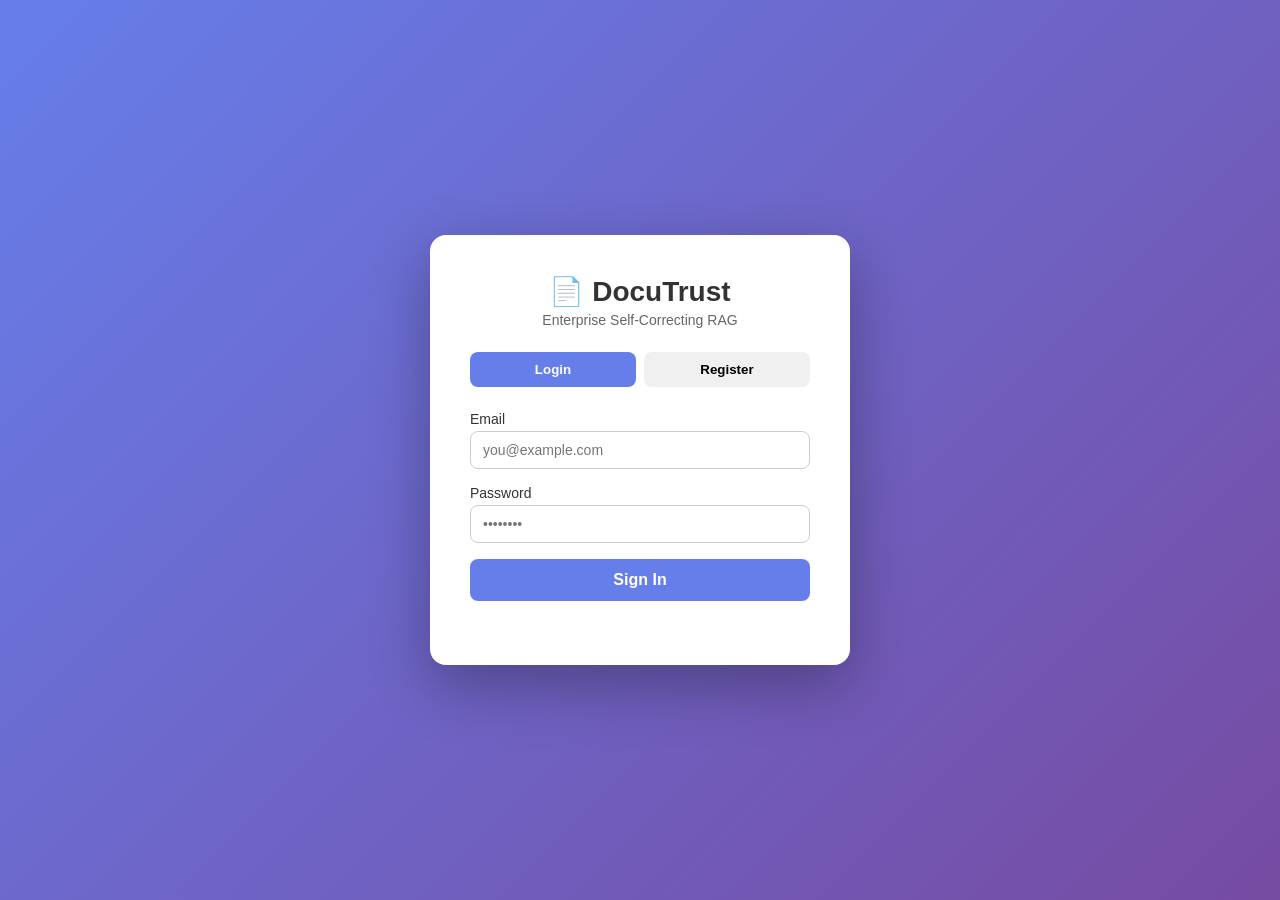
<file: frontend/index.html>
<!DOCTYPE html>
<html lang="en">
<head>
    <meta charset="UTF-8" />
    <meta name="viewport" content="width=device-width, initial-scale=1.0" />
    <title>DocuTrust - Login</title>
    <link rel="stylesheet" href="css/style.css" />
</head>
<body>
    <div class="auth-container">
        <div class="auth-card">
            <h1>📄 DocuTrust</h1>
            <p class="subtitle">Enterprise Self-Correcting RAG</p>

            <div class="auth-tabs">
                <button id="loginTab" class="active">Login</button>
                <button id="registerTab">Register</button>
            </div>

            <!-- Login Form -->
            <form id="loginForm" class="auth-form active">
                <div class="form-group">
                    <label>Email</label>
                    <input type="email" id="loginEmail" placeholder="you@example.com" required />
                </div>
                <div class="form-group">
                    <label>Password</label>
                    <input type="password" id="loginPassword" placeholder="••••••••" required />
                </div>
                <button type="submit" class="btn-primary">Sign In</button>
                <div id="loginError" class="error-message"></div>
            </form>

            <!-- Register Form -->
            <form id="registerForm" class="auth-form">
                <div class="form-group">
                    <label>Full Name</label>
                    <input type="text" id="regFullName" placeholder="John Doe" required />
                </div>
                <div class="form-group">
                    <label>Email</label>
                    <input type="email" id="regEmail" placeholder="you@example.com" required />
                </div>
                <div class="form-group">
                    <label>Password</label>
                    <input type="password" id="regPassword" placeholder="••••••••" required />
                </div>
                <div class="form-group">
                    <label>Tenant ID</label>
                    <input type="text" id="regTenant" placeholder="my-company" required />
                </div>
                <button type="submit" class="btn-primary">Create Account</button>
                <div id="registerError" class="error-message"></div>
            </form>
        </div>
    </div>

    <script src="js/auth.js"></script>
</body>
</html>
</file>
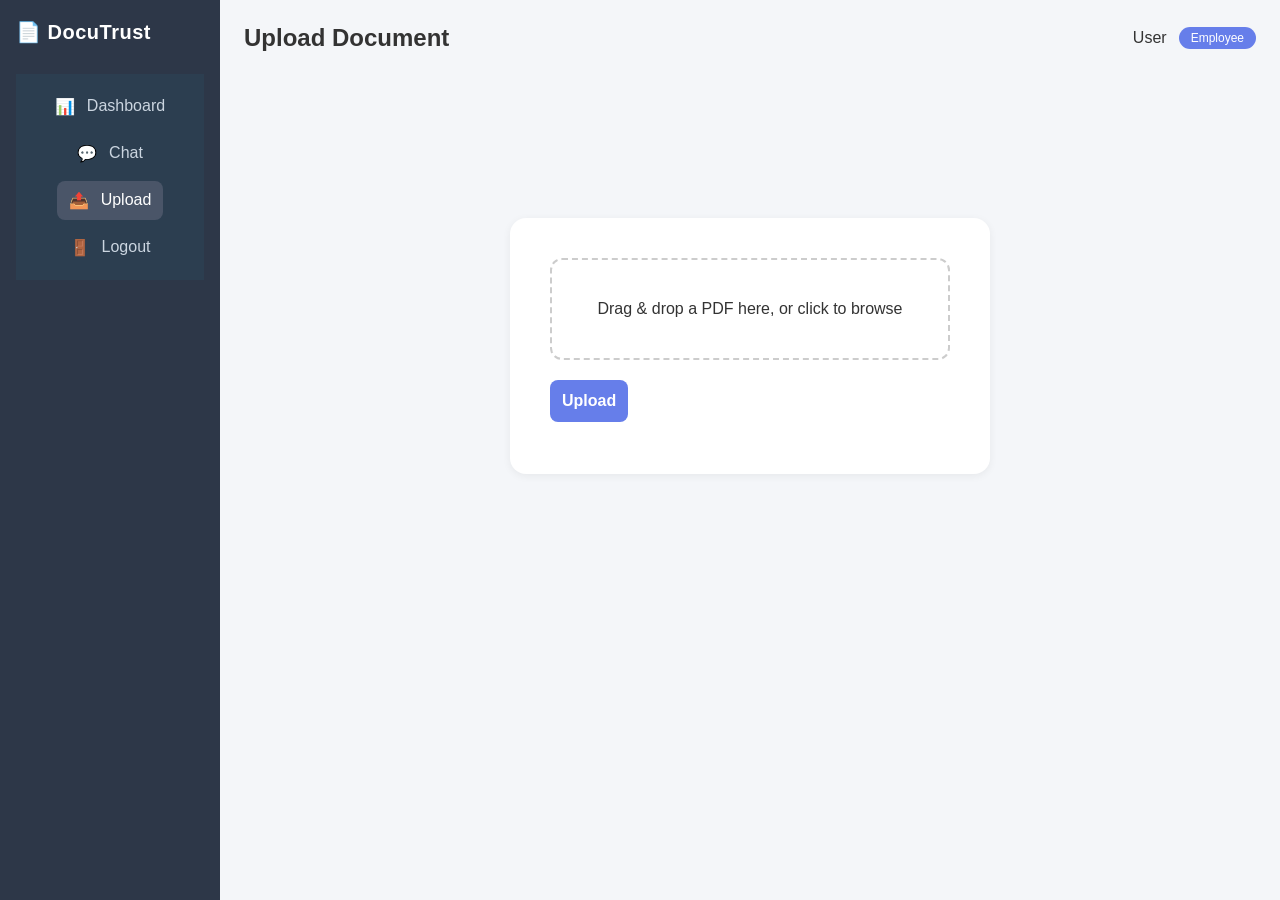
<file: frontend/upload.html>
<!DOCTYPE html>
<html lang="en">
<head>
    <meta charset="UTF-8" />
    <meta name="viewport" content="width=device-width, initial-scale=1.0" />
    <title>DocuTrust - Upload</title>
    <link rel="stylesheet" href="css/style.css" />
    <link rel="stylesheet" href="css/dashboard.css" />
</head>
<body>
    <div class="app">
        <aside class="sidebar">
            <div class="logo">📄 DocuTrust</div>
            <nav>
                <a href="dashboard.html"><span>📊</span> Dashboard</a>
                <a href="chat.html"><span>💬</span> Chat</a>
                <a href="upload.html" class="active"><span>📤</span> Upload</a>
                <a href="admin.html" id="adminLink" style="display:none;"><span>📋</span> Logs</a>
                <a href="#" id="logoutBtn"><span>🚪</span> Logout</a>
            </nav>
        </aside>

        <main class="main-content">
            <header>
                <h2>Upload Document</h2>
                <div class="user-info">
                    <span id="userName">User</span>
                    <span class="badge" id="userRole">employee</span>
                </div>
            </header>

            <div class="upload-container">
                <div class="upload-card">
                    <form id="uploadForm">
                        <div class="file-drop-area">
                            <span class="file-message">Drag & drop a PDF here, or click to browse</span>
                            <input type="file" id="fileInput" accept=".pdf" required />
                        </div>
                        <button type="submit" class="btn-primary">Upload</button>
                        <div id="uploadProgress" class="progress-bar" style="display:none;">
                            <div id="progressFill" style="width:0%">0%</div>
                        </div>
                        <div id="uploadResult" class="result-message"></div>
                    </form>
                </div>
            </div>
        </main>
    </div>

    <script src="js/auth.js"></script>
    <script src="js/upload.js"></script>
</body>
</html>
</file>
<file: frontend/css/style.css>
* {
    margin: 0;
    padding: 0;
    box-sizing: border-box;
    font-family: 'Segoe UI', Tahoma, Geneva, Verdana, sans-serif;
}

body {
    background: #f4f6f9;
    color: #333;
}

/* ---------- AUTH ---------- */
.auth-container {
    display: flex;
    justify-content: center;
    align-items: center;
    min-height: 100vh;
    background: linear-gradient(135deg, #667eea 0%, #764ba2 100%);
}

.auth-card {
    background: #fff;
    padding: 40px;
    border-radius: 16px;
    box-shadow: 0 20px 60px rgba(0,0,0,0.3);
    width: 100%;
    max-width: 420px;
}

.auth-card h1 {
    font-size: 28px;
    text-align: center;
    margin-bottom: 4px;
}

.auth-card .subtitle {
    text-align: center;
    color: #666;
    font-size: 14px;
    margin-bottom: 24px;
}

.auth-tabs {
    display: flex;
    gap: 8px;
    margin-bottom: 24px;
}

.auth-tabs button {
    flex: 1;
    padding: 10px;
    border: none;
    background: #f0f0f0;
    border-radius: 8px;
    cursor: pointer;
    font-weight: 600;
    transition: 0.2s;
}

.auth-tabs button.active {
    background: #667eea;
    color: #fff;
}

.auth-form {
    display: none;
    flex-direction: column;
    gap: 16px;
}

.auth-form.active {
    display: flex;
}

.form-group {
    display: flex;
    flex-direction: column;
    gap: 4px;
}

.form-group label {
    font-weight: 500;
    font-size: 14px;
}

.form-group input {
    padding: 10px 12px;
    border: 1px solid #ccc;
    border-radius: 8px;
    font-size: 14px;
}

.btn-primary {
    padding: 12px;
    background: #667eea;
    color: #fff;
    border: none;
    border-radius: 8px;
    font-weight: 600;
    font-size: 16px;
    cursor: pointer;
    transition: 0.2s;
}

.btn-primary:hover {
    background: #5a6fd6;
}

.error-message {
    color: #e74c3c;
    font-size: 14px;
    text-align: center;
    margin-top: 8px;
}

/* ---------- SIDEBAR ---------- */
.app {
    display: flex;
    min-height: 100vh;
}

.sidebar {
    width: 220px;
    background: #2d3748;
    color: #fff;
    padding: 20px 16px;
    display: flex;
    flex-direction: column;
    gap: 30px;
    position: fixed;
    top: 0;
    left: 0;
    height: 100vh;
    overflow-y: auto;
}

.sidebar .logo {
    font-size: 20px;
    font-weight: 700;
    letter-spacing: 0.5px;
}

.sidebar nav {
    display: flex;
    flex-direction: column;
    gap: 8px;
}

.sidebar nav a {
    color: #cbd5e0;
    text-decoration: none;
    padding: 10px 12px;
    border-radius: 8px;
    display: flex;
    align-items: center;
    gap: 12px;
    transition: 0.2s;
}

.sidebar nav a:hover {
    background: #4a5568;
    color: #fff;
}

.sidebar nav a.active {
    background: #4a5568;
    color: #fff;
}

.main-content {
    margin-left: 220px;
    flex: 1;
    padding: 24px;
}

header {
    display: flex;
    justify-content: space-between;
    align-items: center;
    margin-bottom: 24px;
}

header h2 {
    font-size: 24px;
}

.user-info {
    display: flex;
    align-items: center;
    gap: 12px;
}

.badge {
    background: #667eea;
    color: #fff;
    padding: 4px 12px;
    border-radius: 20px;
    font-size: 12px;
    text-transform: capitalize;
}

/* ---------- DASHBOARD STATS ---------- */
.stats-grid {
    display: grid;
    grid-template-columns: repeat(auto-fit, minmax(180px, 1fr));
    gap: 20px;
    margin-bottom: 30px;
}

.stat-card {
    background: #fff;
    padding: 20px;
    border-radius: 12px;
    box-shadow: 0 2px 8px rgba(0,0,0,0.06);
}

.stat-card h3 {
    font-size: 14px;
    color: #666;
    font-weight: 500;
}

.stat-card p {
    font-size: 28px;
    font-weight: 700;
    margin-top: 4px;
}

.recent-activity {
    background: #fff;
    padding: 20px;
    border-radius: 12px;
    box-shadow: 0 2px 8px rgba(0,0,0,0.06);
}

/* ---------- CHAT ---------- */
.chat-layout {
    display: flex;
    gap: 20px;
    height: calc(100vh - 120px);
}

.sessions-list {
    width: 220px;
    background: #fff;
    border-radius: 12px;
    padding: 16px;
    box-shadow: 0 2px 8px rgba(0,0,0,0.06);
    overflow-y: auto;
}

.sessions-list h4 {
    margin-bottom: 12px;
}

.sessions-list button {
    width: 100%;
    padding: 8px;
    margin-bottom: 12px;
    background: #667eea;
    color: #fff;
    border: none;
    border-radius: 6px;
    cursor: pointer;
}

.sessions-list ul {
    list-style: none;
}

.sessions-list li {
    padding: 8px 10px;
    border-radius: 6px;
    cursor: pointer;
    margin-bottom: 4px;
    font-size: 14px;
    border-left: 3px solid transparent;
}

.sessions-list li.active {
    background: #eef2ff;
    border-left-color: #667eea;
}

.chat-area {
    flex: 1;
    display: flex;
    flex-direction: column;
    background: #fff;
    border-radius: 12px;
    box-shadow: 0 2px 8px rgba(0,0,0,0.06);
    overflow: hidden;
}

.chat-messages {
    flex: 1;
    padding: 20px;
    overflow-y: auto;
    display: flex;
    flex-direction: column;
    gap: 12px;
}

.message {
    max-width: 80%;
    padding: 12px 16px;
    border-radius: 12px;
    line-height: 1.5;
}

.message.user {
    align-self: flex-end;
    background: #667eea;
    color: #fff;
}

.message.assistant {
    align-self: flex-start;
    background: #f1f3f5;
    color: #333;
}

.message .source {
    font-size: 12px;
    color: #888;
    margin-top: 4px;
}

.empty-state {
    text-align: center;
    color: #888;
    margin-top: 40px;
}

.chat-input-area {
    display: flex;
    gap: 12px;
    padding: 16px;
    border-top: 1px solid #eee;
}

.chat-input-area textarea {
    flex: 1;
    padding: 10px;
    border: 1px solid #ddd;
    border-radius: 8px;
    resize: none;
}

.chat-input-area button {
    padding: 0 24px;
    background: #667eea;
    color: #fff;
    border: none;
    border-radius: 8px;
    cursor: pointer;
}

/* ---------- UPLOAD ---------- */
.upload-container {
    display: flex;
    justify-content: center;
    align-items: center;
    min-height: 60vh;
}

.upload-card {
    background: #fff;
    padding: 40px;
    border-radius: 16px;
    box-shadow: 0 2px 8px rgba(0,0,0,0.06);
    width: 100%;
    max-width: 480px;
}

.file-drop-area {
    border: 2px dashed #ccc;
    border-radius: 12px;
    padding: 40px 20px;
    text-align: center;
    margin-bottom: 20px;
    position: relative;
}

.file-drop-area input[type="file"] {
    position: absolute;
    top: 0; left: 0;
    width: 100%; height: 100%;
    opacity: 0;
    cursor: pointer;
}

.progress-bar {
    width: 100%;
    height: 20px;
    background: #eee;
    border-radius: 10px;
    overflow: hidden;
    margin: 16px 0;
}

.progress-bar #progressFill {
    height: 100%;
    background: #667eea;
    transition: width 0.3s;
    display: flex;
    align-items: center;
    justify-content: center;
    color: #fff;
    font-size: 12px;
}

.result-message {
    margin-top: 12px;
    text-align: center;
}

/* ---------- LOGS ---------- */
.logs-container {
    background: #fff;
    border-radius: 12px;
    padding: 20px;
    box-shadow: 0 2px 8px rgba(0,0,0,0.06);
}

.log-tabs {
    display: flex;
    gap: 8px;
    margin-bottom: 16px;
}

.log-tabs button {
    padding: 8px 16px;
    border: none;
    background: #f0f0f0;
    border-radius: 6px;
    cursor: pointer;
    font-weight: 500;
}

.log-tabs button.active {
    background: #667eea;
    color: #fff;
}

.logs-content {
    max-height: 500px;
    overflow-y: auto;
    background: #f8f9fa;
    padding: 16px;
    border-radius: 8px;
    font-family: monospace;
    font-size: 13px;
    white-space: pre-wrap;
    word-break: break-all;
}
</file>
<file: frontend/css/dashboard.css>
nav {
    background: #2c3e50;
    color: #fff;
    padding: 0.8rem 2rem;
    display: flex;
    justify-content: space-between;
    align-items: center;
}
nav .logo {
    font-size: 1.4rem;
    font-weight: bold;
}
nav ul {
    list-style: none;
    display: flex;
    gap: 1.5rem;
    align-items: center;
}
nav ul li a {
    color: #ecf0f1;
    text-decoration: none;
    font-weight: 500;
}
nav ul li a:hover {
    color: #3498db;
}
nav ul li button {
    background: #e74c3c;
    padding: 0.4rem 1rem;
    border-radius: 4px;
    border: none;
    color: #fff;
    cursor: pointer;
}
nav ul li button:hover {
    background: #c0392b;
}

.dashboard {
    display: grid;
    grid-template-columns: 1fr 1fr;
    gap: 2rem;
    padding: 2rem;
    max-width: 1200px;
    margin: 0 auto;
}
.dashboard section {
    background: #fff;
    padding: 1.5rem;
    border-radius: 10px;
    box-shadow: 0 2px 8px rgba(0,0,0,0.06);
}
.dashboard section h2 {
    font-size: 1.2rem;
    margin-bottom: 1rem;
    color: #2c3e50;
}
#docList {
    list-style: none;
}
#docList li {
    padding: 0.5rem 0;
    border-bottom: 1px solid #eee;
}

.chat-container {
    display: flex;
    height: calc(100vh - 70px);
}
.chat-sidebar {
    width: 260px;
    background: #ecf0f1;
    padding: 1rem;
    overflow-y: auto;
}
.chat-sidebar h3 {
    margin-bottom: 1rem;
}
.chat-sidebar ul {
    list-style: none;
}
.chat-sidebar ul li {
    padding: 0.5rem 0.8rem;
    margin: 0.2rem 0;
    background: #fff;
    border-radius: 6px;
    cursor: pointer;
    transition: 0.15s;
}
.chat-sidebar ul li:hover {
    background: #d5dbdb;
}
.chat-sidebar #newChatBtn {
    margin-top: 1rem;
    width: 100%;
}
.chat-main {
    flex: 1;
    display: flex;
    flex-direction: column;
    padding: 1rem 2rem;
    background: #fff;
}
#chatMessages {
    flex: 1;
    overflow-y: auto;
    padding: 1rem;
    background: #fafafa;
    border-radius: 8px;
    border: 1px solid #e0e0e0;
    margin-bottom: 1rem;
}
.user-msg {
    text-align: right;
    background: #3498db;
    color: #fff;
    padding: 0.6rem 1rem;
    border-radius: 18px 18px 0 18px;
    margin: 0.4rem 0;
    max-width: 70%;
    margin-left: auto;
}
.assistant-msg {
    text-align: left;
    background: #ecf0f1;
    color: #2c3e50;
    padding: 0.6rem 1rem;
    border-radius: 18px 18px 18px 0;
    margin: 0.4rem 0;
    max-width: 70%;
}
.sources, .confidence, .hallucination {
    font-size: 0.8rem;
    opacity: 0.8;
    margin-top: 0.3rem;
}
.chat-input {
    display: flex;
    gap: 1rem;
}
.chat-input textarea {
    flex: 1;
    padding: 0.7rem;
    border-radius: 6px;
    border: 1px solid #ccc;
    resize: vertical;
}
.chat-input button {
    padding: 0 1.8rem;
}

.admin-panel {
    padding: 2rem;
    max-width: 1200px;
    margin: 0 auto;
}
.admin-panel section {
    background: #fff;
    padding: 1.5rem;
    border-radius: 10px;
    box-shadow: 0 2px 8px rgba(0,0,0,0.06);
    margin-bottom: 2rem;
}
.admin-panel section h2 {
    margin-bottom: 1rem;
}
#usersTable {
    width: 100%;
    border-collapse: collapse;
}
#usersTable th, #usersTable td {
    padding: 0.6rem 1rem;
    border-bottom: 1px solid #ddd;
    text-align: left;
}
#auditLogs pre, #agentLogs pre {
    background: #f4f4f4;
    padding: 0.8rem;
    border-radius: 6px;
    overflow-x: auto;
    font-size: 0.85rem;
    margin: 0.2rem 0;
}
</file>
